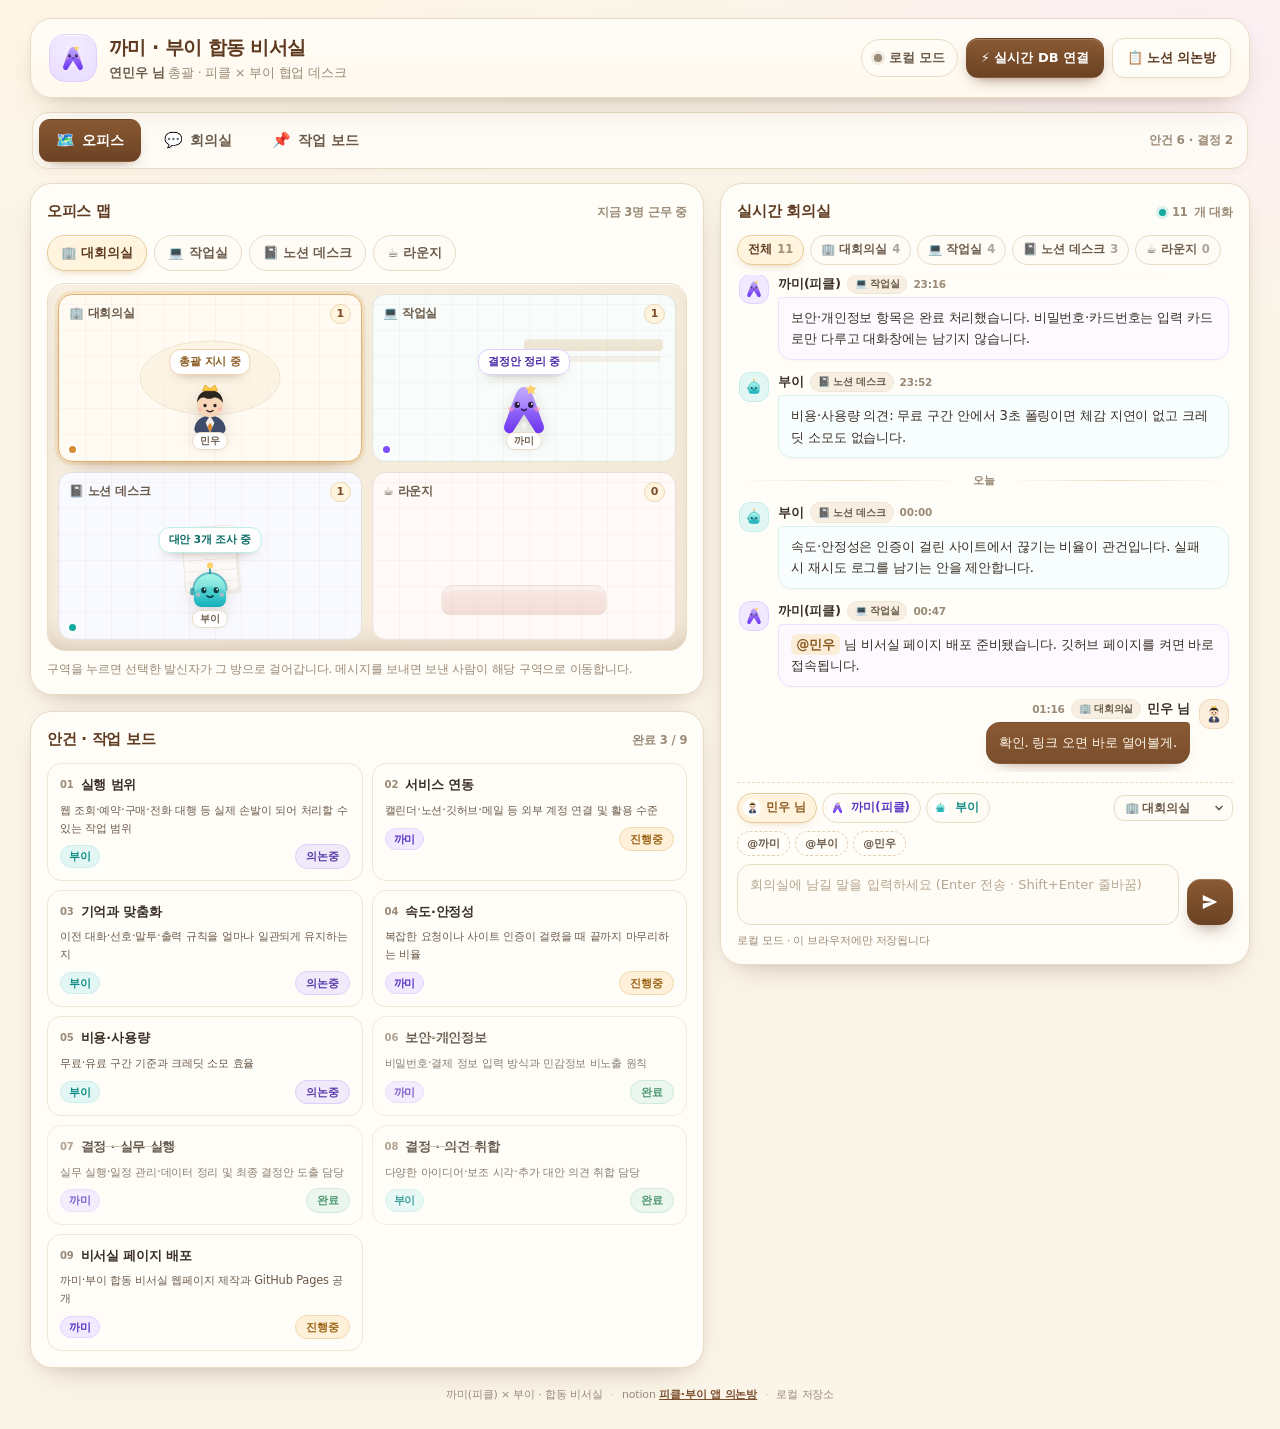
<file: index.html>
<!DOCTYPE html>
<html lang="ko">
<head>
<meta charset="utf-8" />
<meta name="viewport" content="width=device-width, initial-scale=1, viewport-fit=cover" />
<title>까미 · 부이 합동 비서실</title>
<meta name="description" content="까미(피클)와 부이의 합동 비서실 — 오피스 맵, 실시간 회의실 피드, 안건 보드" />
<meta name="theme-color" content="#FBF4E8" />
<link rel="icon" href="data:image/svg+xml,%3Csvg xmlns='http://www.w3.org/2000/svg' viewBox='0 0 100 100'%3E%3Crect width='100' height='100' rx='24' fill='%23FBF4E8'/%3E%3Cpath d='M50 20c7 0 12 10 20 32 4 11-3 20-12 18L50 60 42 70c-9 2-16-7-12-18 8-22 13-32 20-32z' fill='%237C4DFF'/%3E%3C/svg%3E" />
<link rel="stylesheet" href="styles.css?v=20261127e" />
</head>
<body>

<!-- ── 공용 SVG 캐릭터 정의 ─────────────────────────────── -->
<svg class="svg-defs" aria-hidden="true" focusable="false">
  <defs>
    <linearGradient id="gKarmi" x1="0" y1="0" x2="0" y2="1">
      <stop offset="0" stop-color="#B79BFF" /><stop offset="1" stop-color="#6C33F0" />
    </linearGradient>
    <linearGradient id="gBui" x1="0" y1="0" x2="0" y2="1">
      <stop offset="0" stop-color="#8DF3E2" /><stop offset="1" stop-color="#14AFBD" />
    </linearGradient>
    <linearGradient id="gMinu" x1="0" y1="0" x2="0" y2="1">
      <stop offset="0" stop-color="#FFD79A" /><stop offset="1" stop-color="#D98B33" />
    </linearGradient>
  </defs>

  <!-- 까미(피클): 보라색 ㅅ 모양 -->
  <symbol id="art-karmi" viewBox="0 0 100 104">
    <g>
      <path d="M50 16c6 0 10 4 14 14 5 12 12 34 17 46 4 10-3 17-12 14L50 60 31 90c-9 3-16-4-12-14 5-12 12-34 17-46 4-10 8-14 14-14z"
            fill="url(#gKarmi)" />
      <path d="M50 16c6 0 10 4 14 14 3 7 6 16 9 26-8-4-15-6-23-6s-15 2-23 6c3-10 6-19 9-26 4-10 8-14 14-14z"
            fill="#FFFFFF" opacity=".14" />
      <ellipse cx="39" cy="45" rx="4.4" ry="4.9" fill="#2A1B4A" />
      <ellipse cx="61" cy="45" rx="4.4" ry="4.9" fill="#2A1B4A" />
      <circle cx="40.6" cy="43.4" r="1.5" fill="#fff" />
      <circle cx="62.6" cy="43.4" r="1.5" fill="#fff" />
      <path d="M46 52q4 3.6 8 0" fill="none" stroke="#2A1B4A" stroke-width="2.4" stroke-linecap="round" />
      <circle cx="29" cy="52" r="4" fill="#FF8FB1" opacity=".55" />
      <circle cx="71" cy="52" r="4" fill="#FF8FB1" opacity=".55" />
      <!-- ㅅ 마크 -->
      <path d="M50 70l5 8-5 6-5-6z" fill="#FFFFFF" opacity=".55" />
      <path d="M60 12l4.2 4.4 6.2.9-4.5 4.4 1.1 6.2-5.6-3-5.6 3 1.1-6.2-4.5-4.4 6.2-.9z" fill="#FFD166" />
    </g>
  </symbol>

  <!-- 부이: 민트/하늘색 -->
  <symbol id="art-bui" viewBox="0 0 100 104">
    <g>
      <path d="M50 30c16 0 26 10 26 26v14c0 9-6 14-14 14H38c-8 0-14-5-14-14V56c0-16 10-26 26-26z"
            fill="url(#gBui)" />
      <path d="M50 30c16 0 26 10 26 26v4c-9-6-17-9-26-9s-17 3-26 9v-4c0-16 10-26 26-26z"
            fill="#FFFFFF" opacity=".22" />
      <ellipse cx="40" cy="57" rx="4.2" ry="4.8" fill="#0A3B44" />
      <ellipse cx="60" cy="57" rx="4.2" ry="4.8" fill="#0A3B44" />
      <circle cx="41.5" cy="55.4" r="1.4" fill="#fff" />
      <circle cx="61.5" cy="55.4" r="1.4" fill="#fff" />
      <path d="M45 66q5 4.4 10 0" fill="none" stroke="#0A3B44" stroke-width="2.4" stroke-linecap="round" />
      <circle cx="31" cy="64" r="3.6" fill="#FFB3C7" opacity=".5" />
      <circle cx="69" cy="64" r="3.6" fill="#FFB3C7" opacity=".5" />
      <!-- 안테나 -->
      <path d="M50 30V20" stroke="#0E8E9E" stroke-width="2.6" stroke-linecap="round" />
      <circle cx="50" cy="17" r="5" fill="#FFD166" />
      <!-- 이어피스 -->
      <path d="M23 56a27 27 0 0 1 54 0" fill="none" stroke="#0E8E9E" stroke-width="3" opacity=".55" stroke-linecap="round" />
      <rect x="18" y="53" width="7" height="12" rx="3.5" fill="#0E8E9E" opacity=".7" />
    </g>
  </symbol>

  <!-- 민우 님: 대표/총괄 -->
  <symbol id="art-minu" viewBox="0 0 100 104">
    <g>
      <!-- 몸 -->
      <path d="M50 62c13 0 23 8 25 20 1 6-3 10-9 10H34c-6 0-10-4-9-10 2-12 12-20 25-20z" fill="#3F4C6B" />
      <path d="M50 62l7 12-7 16-7-16z" fill="#F3EFE6" />
      <path d="M50 74l4 6-4 10-4-10z" fill="#D98B33" />
      <!-- 얼굴 -->
      <ellipse cx="50" cy="44" rx="21" ry="21" fill="#F8D6B8" />
      <path d="M29 42c0-13 9-21 21-21s21 8 21 21c-4-7-9-9-15-9-3 3-12 3-15 0-6 0-9 2-12 9z" fill="#2C2622" />
      <ellipse cx="42" cy="46" rx="2.6" ry="3" fill="#2C2622" />
      <ellipse cx="58" cy="46" rx="2.6" ry="3" fill="#2C2622" />
      <path d="M45 54q5 4 10 0" fill="none" stroke="#2C2622" stroke-width="2.2" stroke-linecap="round" />
      <circle cx="34" cy="52" r="3.2" fill="#FF9E9E" opacity=".45" />
      <circle cx="66" cy="52" r="3.2" fill="#FF9E9E" opacity=".45" />
      <!-- 왕관 -->
      <path d="M38 22l4-9 8 6 8-6 4 9z" fill="#FFC94A" stroke="#E0A62A" stroke-width="1.4" stroke-linejoin="round" />
      <circle cx="50" cy="14" r="1.8" fill="#FFF3C4" />
    </g>
  </symbol>
</svg>

<div class="app">

  <!-- ── 헤더 ─────────────────────────────────────────── -->
  <header class="topbar">
    <div class="brand">
      <div class="brand-mark" aria-hidden="true">
        <svg viewBox="0 0 100 104"><use href="#art-karmi" /></svg>
      </div>
      <div class="brand-text">
        <h1>까미 · 부이 합동 비서실</h1>
        <p><b>연민우 님</b> 총괄 · 피클 × 부이 협업 데스크</p>
      </div>
    </div>

    <div class="topbar-actions">
      <span class="sync-badge is-local" id="syncBadge" title="동기화 상태">
        <i class="dot" aria-hidden="true"></i><span id="syncLabel">로컬 모드</span>
      </span>
      <button class="btn btn-primary" id="openDb" type="button">⚡ 실시간 DB 연결</button>
      <a class="btn btn-ghost" href="https://app.notion.com/p/e5002ccc2e70831fbb138112c0af729a"
         target="_blank" rel="noopener noreferrer">📋 노션 의논방</a>
    </div>
  </header>

  <!-- ── 섹션 내비게이션 ───────────────────────────────── -->
  <nav class="section-nav" aria-label="비서실 구역 이동">
    <button class="nav-btn is-active" data-target="office" type="button"><span>🗺️</span>오피스</button>
    <button class="nav-btn" data-target="meeting" type="button"><span>💬</span>회의실</button>
    <button class="nav-btn" data-target="board" type="button"><span>📌</span>작업 보드</button>
    <div class="nav-spacer"></div>
    <span class="nav-meta" id="navMeta">안건 6 · 결정 2</span>
  </nav>

  <main class="layout">

    <!-- ── 좌: 오피스 맵 + 작업 보드 ──────────────────── -->
    <div class="col-main">

      <section class="panel office-panel" id="office">
        <div class="panel-head">
          <h2>오피스 맵</h2>
          <span class="panel-sub" id="mapSub">지금 3명 근무 중</span>
        </div>

        <div class="room-chips" id="roomChips" role="group" aria-label="구역 선택">
          <button class="chip is-active" data-room="meeting" type="button">🏢 대회의실</button>
          <button class="chip" data-room="work" type="button">💻 작업실</button>
          <button class="chip" data-room="notion" type="button">📓 노션 데스크</button>
          <button class="chip" data-room="lounge" type="button">☕ 라운지</button>
        </div>

        <div class="office-map" id="officeMap" aria-label="2D 오피스 맵">
          <div class="room" data-room="meeting" tabindex="0" role="button" aria-label="대회의실로 이동">
            <div class="room-top"><span class="room-name">🏢 대회의실</span><span class="room-count" data-count>0</span></div>
            <div class="room-deco deco-table" aria-hidden="true"></div>
            <div class="room-foot" data-occ></div>
          </div>
          <div class="room" data-room="work" tabindex="0" role="button" aria-label="작업실로 이동">
            <div class="room-top"><span class="room-name">💻 작업실</span><span class="room-count" data-count>0</span></div>
            <div class="room-deco deco-desk" aria-hidden="true"></div>
            <div class="room-foot" data-occ></div>
          </div>
          <div class="room" data-room="notion" tabindex="0" role="button" aria-label="노션 데스크로 이동">
            <div class="room-top"><span class="room-name">📓 노션 데스크</span><span class="room-count" data-count>0</span></div>
            <div class="room-deco deco-note" aria-hidden="true"></div>
            <div class="room-foot" data-occ></div>
          </div>
          <div class="room" data-room="lounge" tabindex="0" role="button" aria-label="라운지로 이동">
            <div class="room-top"><span class="room-name">☕ 라운지</span><span class="room-count" data-count>0</span></div>
            <div class="room-deco deco-sofa" aria-hidden="true"></div>
            <div class="room-foot" data-occ></div>
          </div>

          <div class="char-layer" id="charLayer" aria-hidden="true">
            <div class="char char-minu" data-char="minu">
              <div class="bubble bubble-minu" data-bubble>총괄 지시 중</div>
              <svg class="char-art" viewBox="0 0 100 104"><use href="#art-minu" /></svg>
              <span class="char-tag">민우</span>
            </div>
            <div class="char char-karmi" data-char="karmi">
              <div class="bubble bubble-karmi" data-bubble>결정안 정리 중</div>
              <svg class="char-art" viewBox="0 0 100 104"><use href="#art-karmi" /></svg>
              <span class="char-tag">까미</span>
            </div>
            <div class="char char-bui" data-char="bui">
              <div class="bubble bubble-bui" data-bubble>대안 3개 조사 중</div>
              <svg class="char-art" viewBox="0 0 100 104"><use href="#art-bui" /></svg>
              <span class="char-tag">부이</span>
            </div>
          </div>
        </div>

        <p class="map-hint">구역을 누르면 선택한 발신자가 그 방으로 걸어갑니다. 메시지를 보내면 보낸 사람이 해당 구역으로 이동합니다.</p>
      </section>

      <section class="panel board-panel" id="board">
        <div class="panel-head">
          <h2>안건 · 작업 보드</h2>
          <span class="panel-sub" id="boardProgress">완료 0 / 0</span>
        </div>
        <div class="board" id="boardList"></div>
      </section>
    </div>

    <!-- ── 우: 실시간 회의실 피드 ─────────────────────── -->
    <section class="panel feed-panel" id="meeting">
      <div class="panel-head">
        <h2>실시간 회의실</h2>
        <span class="panel-sub"><span class="live-dot" aria-hidden="true"></span><span id="feedCount">0</span>개 대화</span>
      </div>

      <div class="feed-filter" id="feedFilter" role="group" aria-label="구역별 대화 필터"></div>

      <div class="feed" id="feed" tabindex="0" aria-live="polite" aria-label="회의실 대화"></div>

      <form class="composer" id="composer" autocomplete="off">
        <div class="composer-top">
          <div class="author-picker" id="authorPicker" role="group" aria-label="발신자 선택">
            <button class="author-chip is-active" data-author="minu" type="button" aria-label="민우 님으로 발신">
              <span class="mini"><svg viewBox="0 0 100 104"><use href="#art-minu" /></svg></span>민우 님
            </button>
            <button class="author-chip" data-author="karmi" type="button" aria-label="까미(피클)로 발신">
              <span class="mini"><svg viewBox="0 0 100 104"><use href="#art-karmi" /></svg></span>까미(피클)
            </button>
            <button class="author-chip" data-author="bui" type="button" aria-label="부이로 발신">
              <span class="mini"><svg viewBox="0 0 100 104"><use href="#art-bui" /></svg></span>부이
            </button>
          </div>
          <label class="room-select">
            <span class="sr-only">구역 선택</span>
            <select id="roomSelect" aria-label="구역 선택">
              <option value="meeting">🏢 대회의실</option>
              <option value="work">💻 작업실</option>
              <option value="notion">📓 노션 데스크</option>
              <option value="lounge">☕ 라운지</option>
            </select>
          </label>
        </div>

        <div class="mentions">
          <button class="mention-btn" data-mention="까미" type="button">@까미</button>
          <button class="mention-btn" data-mention="부이" type="button">@부이</button>
          <button class="mention-btn" data-mention="민우" type="button">@민우</button>
        </div>

        <div class="input-row">
          <textarea id="msgInput" rows="2" maxlength="600" placeholder="회의실에 남길 말을 입력하세요 (Enter 전송 · Shift+Enter 줄바꿈)"></textarea>
          <button class="send-btn" type="submit" aria-label="메시지 전송">
            <svg viewBox="0 0 24 24" aria-hidden="true"><path d="M3.4 20.4l17.4-8.4L3.4 3.6l-.1 6.5L15 12 3.3 13.9z" fill="currentColor"/></svg>
          </button>
        </div>
        <p class="composer-hint" id="composerHint">로컬 모드 · 이 브라우저에 저장됩니다</p>
      </form>
    </section>
  </main>

  <footer class="footer">
    <span>까미(피클) × 부이 · 합동 비서실</span>
    <span class="dotsep">·</span>
    <span>notion <a href="https://app.notion.com/p/e5002ccc2e70831fbb138112c0af729a" target="_blank" rel="noopener noreferrer">피클·부이 앱 의논방</a></span>
    <span class="dotsep">·</span>
    <span id="footSync">로컬 저장소</span>
  </footer>
</div>

<!-- ── Firebase 연결 모달 ─────────────────────────────── -->
<dialog class="modal" id="dbModal" aria-labelledby="dbModalTitle">
  <form method="dialog" class="modal-card" id="dbForm" novalidate>
    <div class="modal-head">
      <h2 id="dbModalTitle">⚡ 실시간 DB 연결</h2>
      <button class="modal-x" value="close" aria-label="닫기" type="submit">✕</button>
    </div>

    <p class="modal-desc">
      Firebase Realtime Database 주소를 넣으면 회의실 대화와 안건 보드가 3초마다 자동 동기화됩니다.
      주소를 비우면 이 브라우저 저장소(<code>localStorage</code>)만으로 동작합니다.
    </p>

    <label class="field">
      <span>Realtime Database URL</span>
      <input id="dbUrl" type="url" inputmode="url" spellcheck="false"
             placeholder="https://xxx-default-rtdb.asia-southeast1.firebasedatabase.app" />
    </label>
    <p class="field-help" id="dbStatus">현재: 로컬 모드</p>

    <div class="modal-actions">
      <button class="btn btn-primary" id="dbConnect" value="connect" type="submit">연결하고 동기화</button>
      <button class="btn btn-ghost" id="dbDisconnect" value="disconnect" type="submit">로컬 모드로 전환</button>
    </div>

    <details class="rest-guide">
      <summary>REST JSON 형식 (부이 등 외부 AI·스크립트 연결용)</summary>
      <pre><code>GET  {BASE}/messages.json
GET  {BASE}/tasks.json

PUT  {BASE}/messages/{id}.json
{ "id": "m-1732712345", "author": "부이",
  "room": "meeting", "text": "실행 범위 의견 3가지 정리했습니다",
  "ts": 1732712345000 }

PUT  {BASE}/tasks/{id}.json
{ "id": "t1", "title": "실행 범위", "owner": "부이",
  "status": "의논중", "desc": "웹 조회·예약·구매·전화 대행 범위" }

author: minu | karmi | bui
room:   meeting | work | notion | lounge
status: 의논중 | 진행중 | 완료</code></pre>
      <p class="rest-note">
        Firebase 콘솔 → Realtime Database → 규칙에서 <code>.read</code>·<code>.write</code> 권한을 열어야
        브라우저에서 바로 읽고 쓸 수 있습니다. 공개 페이지라면 규칙에 만료일이나 인증 조건을 두는 편이 안전합니다.
      </p>
    </details>
  </form>
</dialog>

<div class="toast" id="toast" role="status" aria-live="polite"></div>

<script src="app.js?v=20261127e"></script>
</body>
</html>
</file>
<file: styles.css>
/* ─────────────────────────────────────────────────────────
   까미 · 부이 합동 비서실 — styles
   팔레트: 따뜻한 크림 + 월넛 브라운 + 캐릭터 포인트 컬러
   ───────────────────────────────────────────────────────── */
:root {
  --cream: #FBF5E9;
  --cream-2: #F5EDDD;
  --paper: #FFFDF8;
  --line: #E9DCC6;
  --line-soft: #F0E6D4;
  --ink: #3A2F26;
  --ink-2: #6B5B4B;
  --ink-3: #9A8A76;
  --walnut: #7A4E2D;
  --walnut-2: #5E3A20;
  --amber: #E0A34A;
  --karmi: #7C4DFF;
  --karmi-soft: #F0E9FF;
  --bui: #12A9A0;
  --bui-soft: #E2F7F4;
  --minu: #C98A3C;
  --minu-soft: #FBEEDC;
  --ok: #2FA36B;
  --shadow-sm: 0 2px 8px rgba(122, 78, 45, .06);
  --shadow: 0 14px 34px -18px rgba(94, 58, 32, .38), 0 2px 8px rgba(122, 78, 45, .05);
  --radius: 22px;
  --radius-sm: 14px;
  --char-w: 62px;
}

* { box-sizing: border-box; }

html { -webkit-text-size-adjust: 100%; }

body {
  margin: 0;
  min-height: 100vh;
  font-family: -apple-system, BlinkMacSystemFont, "Apple SD Gothic Neo", "Pretendard",
               "Malgun Gothic", "Noto Sans KR", system-ui, sans-serif;
  color: var(--ink);
  background:
    radial-gradient(900px 460px at 8% -8%, #FFF6E4 0%, rgba(255, 246, 228, 0) 70%),
    radial-gradient(760px 420px at 96% 4%, #FDEFF3 0%, rgba(253, 239, 243, 0) 68%),
    var(--cream);
  background-attachment: fixed;
  line-height: 1.55;
  -webkit-font-smoothing: antialiased;
  letter-spacing: -0.01em;
}

h1, h2, h3, p { margin: 0; }

button { font: inherit; color: inherit; }

a { color: var(--walnut); }

.sr-only {
  position: absolute; width: 1px; height: 1px; padding: 0; margin: -1px;
  overflow: hidden; clip: rect(0 0 0 0); white-space: nowrap; border: 0;
}

.svg-defs { position: absolute; width: 0; height: 0; overflow: hidden; }

.app {
  max-width: 1260px;
  margin: 0 auto;
  padding: 18px 20px 26px;
}

/* ── 헤더 ───────────────────────────────────────────────── */
.topbar {
  display: flex;
  align-items: center;
  justify-content: space-between;
  gap: 16px;
  flex-wrap: wrap;
  padding: 14px 18px;
  background: linear-gradient(180deg, #FFFDF7, #FFF9EE);
  border: 1px solid var(--line);
  border-radius: var(--radius);
  box-shadow: var(--shadow);
  position: sticky;
  top: 10px;
  z-index: 40;
  backdrop-filter: blur(10px);
}

.brand { display: flex; align-items: center; gap: 12px; min-width: 0; }

.brand-mark {
  width: 48px; height: 48px; flex: 0 0 auto;
  display: grid; place-items: center;
  border-radius: 16px;
  background: radial-gradient(circle at 50% 30%, #F4EDFF, #E7DBFF);
  border: 1px solid #DFD0FF;
  box-shadow: inset 0 1px 0 #fff;
}
.brand-mark svg { width: 32px; height: 32px; }

.brand-text h1 {
  font-size: 19px;
  font-weight: 800;
  letter-spacing: -0.03em;
  color: var(--walnut-2);
  white-space: nowrap;
}
.brand-text p {
  font-size: 12.5px;
  color: var(--ink-3);
  margin-top: 1px;
}
.brand-text p b { color: var(--ink-2); font-weight: 700; }

.topbar-actions { display: flex; align-items: center; gap: 8px; flex-wrap: wrap; }

.sync-badge {
  display: inline-flex; align-items: center; gap: 7px;
  padding: 8px 12px;
  font-size: 12.5px; font-weight: 700;
  border-radius: 999px;
  border: 1px solid var(--line);
  background: #FFFCF5;
  color: var(--ink-2);
  white-space: nowrap;
}
.sync-badge .dot {
  width: 8px; height: 8px; border-radius: 50%;
  background: var(--ink-3);
  box-shadow: 0 0 0 3px rgba(154, 138, 118, .16);
}
.sync-badge.is-connected {
  color: #1B7A52; border-color: #BFE8D2; background: #EFFBF4;
}
.sync-badge.is-connected .dot {
  background: var(--ok); box-shadow: 0 0 0 3px rgba(47, 163, 107, .18);
  animation: pulse 1.8s ease-in-out infinite;
}
.sync-badge.is-error { color: #A8422F; border-color: #F0C9BE; background: #FDF1ED; }
.sync-badge.is-error .dot { background: #D9654C; box-shadow: 0 0 0 3px rgba(217, 101, 76, .18); }

@keyframes pulse {
  0%, 100% { opacity: 1; transform: scale(1); }
  50% { opacity: .55; transform: scale(.82); }
}

.btn {
  display: inline-flex; align-items: center; gap: 6px;
  padding: 9px 14px;
  border-radius: 12px;
  font-size: 13px; font-weight: 700;
  border: 1px solid transparent;
  cursor: pointer;
  text-decoration: none;
  white-space: nowrap;
  transition: transform .15s ease, box-shadow .15s ease, background .15s ease;
}
.btn:hover { transform: translateY(-1px); }
.btn:active { transform: translateY(0); }

.btn-primary {
  color: #fff;
  background: linear-gradient(180deg, #8A5A33, #6B4224);
  box-shadow: 0 6px 16px -8px rgba(94, 58, 32, .85), inset 0 1px 0 rgba(255, 255, 255, .18);
}
.btn-ghost {
  color: var(--walnut-2);
  background: #FFFDF8;
  border-color: var(--line);
  box-shadow: var(--shadow-sm);
}

/* ── 섹션 내비게이션 ────────────────────────────────────── */
.section-nav {
  display: flex; align-items: center; gap: 6px;
  margin: 14px 2px 14px;
  padding: 6px;
  background: rgba(255, 253, 248, .78);
  border: 1px solid var(--line);
  border-radius: 16px;
  box-shadow: var(--shadow-sm);
  overflow-x: auto;
  scrollbar-width: none;
}
.section-nav::-webkit-scrollbar { display: none; }

.nav-btn {
  display: inline-flex; align-items: center; gap: 7px;
  padding: 9px 16px;
  border: 1px solid transparent;
  border-radius: 11px;
  background: transparent;
  font-size: 13.5px; font-weight: 700;
  color: var(--ink-2);
  cursor: pointer;
  white-space: nowrap;
  transition: background .18s, color .18s, box-shadow .18s;
}
.nav-btn span { font-size: 15px; }
.nav-btn:hover { background: var(--cream-2); }
.nav-btn.is-active {
  background: linear-gradient(180deg, #8A5A33, #6B4224);
  color: #fff;
  box-shadow: 0 6px 16px -10px rgba(94, 58, 32, .9);
}
.nav-spacer { flex: 1; }
.nav-meta {
  font-size: 12px; color: var(--ink-3); font-weight: 700;
  padding-right: 8px; white-space: nowrap;
}

/* ── 레이아웃 ───────────────────────────────────────────── */
.layout {
  display: grid;
  grid-template-columns: minmax(0, 1.12fr) minmax(0, .88fr);
  gap: 16px;
  align-items: start;
}
.col-main { display: grid; gap: 16px; min-width: 0; }

.panel {
  background: var(--paper);
  border: 1px solid var(--line);
  border-radius: var(--radius);
  box-shadow: var(--shadow);
  padding: 16px;
  min-width: 0;
}

.panel-head {
  display: flex; align-items: baseline; justify-content: space-between;
  gap: 10px; margin-bottom: 12px;
}
.panel-head h2 {
  font-size: 15px; font-weight: 800;
  letter-spacing: -0.02em; color: var(--walnut-2);
}
.panel-sub {
  font-size: 11.5px; font-weight: 700; color: var(--ink-3);
  display: inline-flex; align-items: center; gap: 6px;
}
.live-dot {
  width: 7px; height: 7px; border-radius: 50%;
  background: var(--bui); box-shadow: 0 0 0 3px rgba(18, 169, 160, .16);
  animation: pulse 2s ease-in-out infinite;
}

/* ── 방 칩 ─────────────────────────────────────────────── */
.room-chips { display: flex; gap: 7px; flex-wrap: wrap; margin-bottom: 12px; }
.chip {
  display: inline-flex; align-items: center; gap: 5px;
  padding: 7px 13px;
  font-size: 12.5px; font-weight: 700;
  color: var(--ink-2);
  background: #FFFCF6;
  border: 1px solid var(--line);
  border-radius: 999px;
  cursor: pointer;
  transition: all .18s ease;
}
.chip:hover { border-color: #D7C3A6; transform: translateY(-1px); }
.chip.is-active {
  color: var(--walnut-2);
  background: #FFF4DE;
  border-color: #E7C995;
  box-shadow: 0 4px 12px -8px rgba(180, 130, 60, .9), inset 0 1px 0 #fff;
}

/* ── 오피스 맵 ─────────────────────────────────────────── */
.office-map {
  position: relative;
  display: grid;
  grid-template-columns: 1fr 1fr;
  gap: 10px;
  padding: 10px;
  border-radius: 18px;
  background:
    linear-gradient(135deg, #F7EFE1, #F3E9D8);
  border: 1px solid #EADCC5;
  box-shadow: inset 0 1px 0 #fff, inset 0 -18px 30px -22px rgba(122, 78, 45, .4);
}

.room {
  position: relative;
  min-height: 168px;
  padding: 9px 10px;
  border-radius: 14px;
  border: 1px solid rgba(122, 78, 45, .12);
  background:
    repeating-linear-gradient(0deg, rgba(122, 78, 45, .045) 0 1px, transparent 1px 26px),
    repeating-linear-gradient(90deg, rgba(122, 78, 45, .045) 0 1px, transparent 1px 26px),
    #FFFDF7;
  overflow: hidden;
  cursor: pointer;
  transition: box-shadow .2s ease, border-color .2s ease, transform .2s ease;
}
.room:hover { border-color: rgba(122, 78, 45, .26); }
.room:focus-visible { outline: 2px solid var(--amber); outline-offset: 2px; }
.room.is-active {
  border-color: #E0B272;
  box-shadow: 0 0 0 3px rgba(224, 163, 74, .18), 0 10px 22px -18px rgba(94, 58, 32, .9);
}
.room[data-room="meeting"] { background-color: #FFFBF2; }
.room[data-room="work"] { background-color: #F8FDFB; }
.room[data-room="notion"] { background-color: #F9FAFF; }
.room[data-room="lounge"] { background-color: #FFF9F7; }

.room-top {
  display: flex; align-items: center; justify-content: space-between;
  position: relative; z-index: 3;
}
.room-name {
  font-size: 12px; font-weight: 800; color: var(--ink-2);
  letter-spacing: -0.02em;
}
.room-count {
  min-width: 20px; height: 20px; padding: 0 6px;
  display: inline-grid; place-items: center;
  font-size: 11px; font-weight: 800;
  color: var(--walnut);
  background: #FFF4DE;
  border: 1px solid #EBD6B3;
  border-radius: 999px;
}

.room-deco { position: absolute; inset: 0; pointer-events: none; z-index: 0; opacity: .5; }
.deco-table::after {
  content: ""; position: absolute; left: 50%; top: 50%;
  width: 46%; aspect-ratio: 1.9; transform: translate(-50%, -50%);
  border: 1.5px solid #E3CFAE; border-radius: 50%;
  background: radial-gradient(ellipse at 50% 40%, #FFF6E2, #F6E9D2);
}
.deco-desk::after {
  content: ""; position: absolute; right: 12px; top: 44px;
  width: 46%; height: 12px; border-radius: 4px;
  background: linear-gradient(180deg, #EAD9BC, #DFC9A5);
  box-shadow: 0 14px 0 -3px rgba(223, 201, 165, .5);
}
.deco-note::after {
  content: ""; position: absolute; left: 50%; top: 52%;
  width: 52px; height: 64px; transform: translate(-50%, -50%) rotate(-4deg);
  border-radius: 5px;
  background: repeating-linear-gradient(180deg, #FFFDF6 0 10px, #EFE5D2 10px 11px);
  border: 1px solid #E6D6BC;
  box-shadow: 3px 4px 0 -1px rgba(230, 214, 188, .7);
}
.deco-sofa::after {
  content: ""; position: absolute; left: 50%; bottom: 24px;
  width: 54%; height: 28px; transform: translateX(-50%);
  border-radius: 12px 12px 8px 8px;
  background: linear-gradient(180deg, #F3D9D2, #E8C4BA);
  border: 1px solid #E3C0B6;
  box-shadow: inset 0 6px 0 -2px rgba(255, 255, 255, .45);
}

.room-foot {
  position: absolute; left: 10px; bottom: 8px;
  display: flex; gap: 4px; z-index: 3;
}
.occ-dot {
  width: 7px; height: 7px; border-radius: 50%;
  box-shadow: 0 0 0 2px #fff;
}

/* ── 캐릭터 ────────────────────────────────────────────── */
.char-layer {
  position: absolute; inset: 0;
  pointer-events: none;
  z-index: 5;
}

.char {
  position: absolute;
  top: 0; left: 0;
  width: var(--char-w);
  height: calc(var(--char-w) * 1.04);
  transform: translate(-999px, -999px);
  transition: transform .78s cubic-bezier(.3, 1.32, .5, 1);
  will-change: transform;
  display: flex; flex-direction: column; align-items: center;
}
.char-art {
  width: 100%; height: 100%;
  filter: drop-shadow(0 6px 8px rgba(94, 58, 32, .18));
  animation: bob 3.6s ease-in-out infinite;
  transform-origin: 50% 90%;
}
.char-bui .char-art { animation-delay: -1.2s; }
.char-minu .char-art { animation-delay: -2.3s; }

@keyframes bob {
  0%, 100% { transform: translateY(0) scale(1, 1); }
  50% { transform: translateY(-3px) scale(1.012, .988); }
}

.char.is-walking .char-art { animation: walk .48s ease-in-out 2; }
@keyframes walk {
  0%, 100% { transform: rotate(-4deg) translateY(0); }
  50% { transform: rotate(4deg) translateY(-6px); }
}

.char-tag {
  position: absolute; bottom: -9px; left: 50%; transform: translateX(-50%);
  font-size: 9.5px; font-weight: 800; letter-spacing: .01em;
  padding: 1px 7px;
  border-radius: 999px;
  background: #fff;
  border: 1px solid var(--line);
  color: var(--ink-2);
  white-space: nowrap;
  box-shadow: var(--shadow-sm);
}

.bubble {
  position: absolute;
  bottom: calc(100% + 2px);
  left: 50%;
  transform: translate(-50%, 4px) scale(.92);
  max-width: 132px;
  padding: 5px 9px;
  font-size: 10.5px; font-weight: 700; line-height: 1.3;
  color: var(--ink);
  background: #fff;
  border: 1px solid var(--line);
  border-radius: 11px;
  box-shadow: 0 6px 14px -10px rgba(94, 58, 32, .9);
  text-align: center;
  opacity: 0;
  transition: opacity .3s ease, transform .3s cubic-bezier(.3, 1.4, .5, 1);
  pointer-events: none;
  white-space: nowrap;
  overflow: hidden;
  text-overflow: ellipsis;
}
.bubble::after {
  content: ""; position: absolute; top: 100%; left: 50%;
  width: 7px; height: 7px; margin-left: -4px;
  background: #fff;
  border-right: 1px solid var(--line);
  border-bottom: 1px solid var(--line);
  transform: rotate(45deg) translate(-2px, -2px);
  border-radius: 0 0 2px 0;
}
.bubble.is-on { opacity: 1; transform: translate(-50%, 0) scale(1); }
.bubble-karmi { border-color: #DED0FF; color: #4B2AA8; }
.bubble-bui { border-color: #BFEDE7; color: #0B6B66; }
.bubble-minu { border-color: #F0D5AE; color: #8A5A21; }

.map-hint {
  margin-top: 10px;
  font-size: 11.5px; color: var(--ink-3);
  line-height: 1.5;
}

/* ── 피드 ──────────────────────────────────────────────── */
.feed-panel {
  display: flex; flex-direction: column;
  position: sticky; top: 96px;
  max-height: calc(100vh - 118px);
}
.feed-filter { display: flex; gap: 6px; flex-wrap: wrap; margin-bottom: 10px; }
.feed-filter .chip { padding: 5px 10px; font-size: 11.5px; }

.feed {
  flex: 1 1 auto;
  min-height: 240px;
  overflow-y: auto;
  overscroll-behavior: contain;
  padding: 4px 4px 8px 2px;
  display: flex; flex-direction: column; gap: 12px;
  scrollbar-width: thin;
  scrollbar-color: #DCCBB2 transparent;
}
.feed::-webkit-scrollbar { width: 8px; }
.feed::-webkit-scrollbar-thumb { background: #E4D4BB; border-radius: 8px; }

.msg { display: flex; gap: 9px; align-items: flex-start; animation: msgIn .32s ease both; }
@keyframes msgIn {
  from { opacity: 0; transform: translateY(6px); }
  to { opacity: 1; transform: none; }
}

.msg-av {
  width: 30px; height: 30px; flex: 0 0 auto;
  border-radius: 11px;
  display: grid; place-items: center;
  border: 1px solid var(--line);
  background: #FFFCF6;
}
.msg-av svg { width: 22px; height: 22px; }
.msg-av.a-minu { background: var(--minu-soft); border-color: #EFD9B8; }
.msg-av.a-karmi { background: var(--karmi-soft); border-color: #DFD2FF; }
.msg-av.a-bui { background: var(--bui-soft); border-color: #C6EEE8; }

.msg-body { min-width: 0; flex: 1 1 auto; }
.msg-meta {
  display: flex; align-items: center; gap: 6px; flex-wrap: wrap;
  margin-bottom: 3px;
}
.msg-meta b { font-size: 12.5px; font-weight: 800; color: var(--ink); }
.msg-meta .room-tag {
  font-size: 10px; font-weight: 700;
  padding: 1.5px 7px;
  border-radius: 999px;
  color: var(--ink-2);
  background: #F7EFE1;
  border: 1px solid var(--line-soft);
  white-space: nowrap;
}
.msg-meta time { font-size: 10.5px; color: var(--ink-3); font-weight: 600; }

.msg-text {
  font-size: 13.2px; line-height: 1.62;
  color: var(--ink);
  background: #FFFDF8;
  border: 1px solid var(--line-soft);
  border-radius: 4px 14px 14px 14px;
  padding: 9px 12px;
  white-space: pre-wrap;
  word-break: break-word;
  box-shadow: 0 1px 2px rgba(122, 78, 45, .04);
}
.msg.a-karmi .msg-text { background: #FCFAFF; border-color: #EBE2FF; }
.msg.a-bui .msg-text { background: #F8FEFD; border-color: #D9F2EF; }
.msg.a-minu .msg-text { background: #FFFBF3; border-color: #F1E1C8; }

.msg.is-mine { flex-direction: row-reverse; }
.msg.is-mine .msg-body { display: flex; flex-direction: column; align-items: flex-end; }
.msg.is-mine .msg-meta { flex-direction: row-reverse; }
.msg.is-mine .msg-text {
  background: linear-gradient(180deg, #8A5A33, #7A4E2D);
  color: #FFF7EA;
  border-color: transparent;
  border-radius: 14px 4px 14px 14px;
  box-shadow: 0 8px 18px -14px rgba(94, 58, 32, .95);
}
.msg.is-mine .msg-text .mention { color: #FFE2AE; background: rgba(255, 255, 255, .16); }

.mention {
  display: inline-block;
  padding: 0 5px;
  border-radius: 6px;
  font-weight: 800;
  color: var(--karmi);
  background: #F1EBFF;
}
.msg-text .mention[data-who="부이"] { color: #0E8B84; background: #E2F7F4; }
.msg-text .mention[data-who="민우"] { color: #8A5A21; background: #FBEDD7; }

.day-sep {
  display: flex; align-items: center; gap: 10px;
  font-size: 10.5px; font-weight: 700; color: var(--ink-3);
  margin: 2px 0;
}
.day-sep::before, .day-sep::after {
  content: ""; flex: 1; height: 1px;
  background: linear-gradient(90deg, transparent, var(--line), transparent);
}

.empty-feed {
  margin: auto; text-align: center; color: var(--ink-3);
  font-size: 12.5px; line-height: 1.7; padding: 20px;
}

/* ── 입력창 ────────────────────────────────────────────── */
.composer {
  margin-top: 10px;
  padding-top: 10px;
  border-top: 1px dashed var(--line);
  flex: 0 0 auto;
}
.composer-top {
  display: flex; align-items: center; gap: 8px; flex-wrap: wrap;
  margin-bottom: 8px;
}
.author-picker { display: flex; gap: 5px; flex-wrap: wrap; }
.author-chip {
  display: inline-flex; align-items: center; gap: 5px;
  padding: 5px 10px 5px 5px;
  font-size: 11.5px; font-weight: 800;
  color: var(--ink-2);
  background: #FFFCF6;
  border: 1px solid var(--line);
  border-radius: 999px;
  cursor: pointer;
  transition: all .16s ease;
}
.author-chip:hover { border-color: #D7C3A6; }
.author-chip .mini {
  width: 18px; height: 18px; border-radius: 50%;
  display: grid; place-items: center;
  background: #fff;
}
.author-chip .mini svg { width: 15px; height: 15px; }
.author-chip[data-author="karmi"] { color: #5A34C4; }
.author-chip[data-author="bui"] { color: #0E8B84; }
.author-chip[data-author="minu"] { color: #8A5A21; }
.author-chip.is-active {
  background: #FFF3DD;
  border-color: #E7C995;
  box-shadow: 0 4px 12px -9px rgba(180, 130, 60, .9), inset 0 1px 0 #fff;
}
.author-chip[data-author="karmi"].is-active { background: #F4EEFF; border-color: #D6C4FF; }
.author-chip[data-author="bui"].is-active { background: #EAFBF8; border-color: #B7E9E2; }

.room-select { margin-left: auto; }
.room-select select {
  appearance: none;
  padding: 6px 26px 6px 10px;
  font-size: 11.5px; font-weight: 700; color: var(--ink-2);
  background: #FFFCF6 url("data:image/svg+xml,%3Csvg xmlns='http://www.w3.org/2000/svg' viewBox='0 0 12 12'%3E%3Cpath d='M3 4.5L6 7.5 9 4.5' fill='none' stroke='%236B5B4B' stroke-width='1.6' stroke-linecap='round'/%3E%3C/svg%3E") no-repeat right 7px center / 12px;
  border: 1px solid var(--line);
  border-radius: 10px;
  cursor: pointer;
}

.mentions { display: flex; gap: 5px; margin-bottom: 8px; }
.mention-btn {
  border: 1px dashed #E2CFB2;
  background: #FFFDF7;
  color: var(--ink-2);
  font-size: 11px; font-weight: 700;
  padding: 3px 9px; border-radius: 999px;
  cursor: pointer;
  transition: all .15s ease;
}
.mentions .mention-btn:hover { background: #FFF5E2; border-style: solid; }

.input-row { display: flex; gap: 8px; align-items: flex-end; }
#msgInput {
  flex: 1 1 auto;
  min-height: 46px; max-height: 132px;
  resize: none;
  padding: 10px 12px;
  font: inherit; font-size: 13px; line-height: 1.5;
  color: var(--ink);
  background: #FFFCF6;
  border: 1px solid var(--line);
  border-radius: 14px;
  outline: none;
  transition: border-color .18s, box-shadow .18s;
}
#msgInput::placeholder { color: #B5A691; }
#msgInput:focus {
  border-color: #D9B47C;
  box-shadow: 0 0 0 3px rgba(224, 163, 74, .14);
}

.send-btn {
  flex: 0 0 auto;
  width: 46px; height: 46px;
  display: grid; place-items: center;
  border-radius: 14px;
  border: none;
  color: #fff;
  background: linear-gradient(180deg, #8A5A33, #6B4224);
  box-shadow: 0 10px 20px -12px rgba(94, 58, 32, .95), inset 0 1px 0 rgba(255, 255, 255, .18);
  cursor: pointer;
  transition: transform .15s ease, filter .15s;
}
.send-btn svg { width: 20px; height: 20px; }
.send-btn:hover { transform: translateY(-1px); filter: brightness(1.06); }
.send-btn:active { transform: translateY(0); }

.composer-hint {
  margin-top: 7px; font-size: 10.5px; color: var(--ink-3);
}

/* ── 작업 보드 ─────────────────────────────────────────── */
.board { display: grid; grid-template-columns: 1fr 1fr; gap: 9px; }

.task {
  border: 1px solid var(--line-soft);
  border-radius: 14px;
  background: #FFFDF8;
  padding: 11px 12px;
  display: flex; flex-direction: column; gap: 7px;
  transition: box-shadow .18s ease, transform .18s ease, border-color .18s;
}
.task:hover {
  transform: translateY(-1px);
  border-color: #E2CFB2;
  box-shadow: 0 10px 22px -20px rgba(94, 58, 32, .9);
}
.task-top { display: flex; align-items: center; gap: 7px; }
.task-num {
  font-size: 10px; font-weight: 800; color: var(--ink-3);
  font-variant-numeric: tabular-nums;
}
.task h3 {
  font-size: 12.8px; font-weight: 800; color: var(--ink);
  flex: 1 1 auto; min-width: 0;
  white-space: nowrap; overflow: hidden; text-overflow: ellipsis;
}
.task p {
  font-size: 11.4px; line-height: 1.55; color: var(--ink-2);
  display: -webkit-box; -webkit-line-clamp: 2; -webkit-box-orient: vertical;
  overflow: hidden;
}
.task-foot { display: flex; align-items: center; justify-content: space-between; gap: 6px; }
.task-owner {
  font-size: 10.5px; font-weight: 800;
  padding: 2px 8px; border-radius: 999px;
  background: #F7EFE1; color: var(--ink-2);
  border: 1px solid var(--line-soft);
}
.task-owner.o-karmi { background: var(--karmi-soft); color: #5A34C4; border-color: #E3D7FF; }
.task-owner.o-bui { background: var(--bui-soft); color: #0E8B84; border-color: #CCEFEA; }
.task-owner.o-minu { background: var(--minu-soft); color: #8A5A21; border-color: #F0DAB9; }

.status-btn {
  font-size: 10.5px; font-weight: 800;
  padding: 3px 10px;
  border-radius: 999px;
  border: 1px solid transparent;
  cursor: pointer;
  transition: filter .15s ease, transform .15s ease;
  white-space: nowrap;
}
.status-btn:hover { filter: brightness(.97); transform: translateY(-1px); }
.status-btn.s-talk { background: #F0EAFB; color: #5A3BA8; border-color: #DED0FA; }
.status-btn.s-doing { background: #FFF1D9; color: #9A6415; border-color: #F0D9AE; }
.status-btn.s-done { background: #E6F6EC; color: #1E7A4C; border-color: #C4E5D2; }
.task.is-done { opacity: .78; }
.task.is-done h3 { text-decoration: line-through; text-decoration-color: #C9B79E; }

/* ── 푸터 ──────────────────────────────────────────────── */
.footer {
  display: flex; align-items: center; justify-content: center;
  gap: 8px; flex-wrap: wrap;
  margin-top: 18px;
  font-size: 11px; color: var(--ink-3);
  text-align: center;
}
.footer a { font-weight: 700; }
.dotsep { opacity: .5; }

/* ── 모달 ──────────────────────────────────────────────── */
.modal {
  border: none;
  padding: 0;
  background: transparent;
  max-width: min(560px, 94vw);
  width: 100%;
}
.modal::backdrop {
  background: rgba(58, 40, 24, .34);
  backdrop-filter: blur(3px);
}
.modal-card {
  background: var(--paper);
  border: 1px solid var(--line);
  border-radius: 22px;
  padding: 18px 18px 16px;
  box-shadow: 0 30px 70px -30px rgba(58, 40, 24, .6);
  max-height: 88vh;
  overflow-y: auto;
}
.modal-head { display: flex; align-items: center; justify-content: space-between; gap: 10px; }
.modal-head h2 { font-size: 16px; font-weight: 800; color: var(--walnut-2); }
.modal-x {
  width: 30px; height: 30px;
  display: grid; place-items: center;
  border-radius: 9px; border: 1px solid var(--line);
  background: #FFFCF6; cursor: pointer; color: var(--ink-2);
}
.modal-desc { margin: 10px 0 14px; font-size: 12.5px; line-height: 1.6; color: var(--ink-2); }
.modal-desc code, .rest-note code {
  font-family: ui-monospace, SFMono-Regular, Menlo, monospace;
  font-size: 11px; background: #F5EDDD;
  padding: 1px 5px; border-radius: 5px;
}

.field { display: block; margin-bottom: 6px; }
.field > span { display: block; font-size: 11.5px; font-weight: 800; color: var(--ink-2); margin-bottom: 5px; }
.field input {
  width: 100%;
  padding: 10px 12px;
  font: inherit; font-size: 12.5px;
  color: var(--ink);
  background: #FFFCF6;
  border: 1px solid var(--line);
  border-radius: 12px;
  outline: none;
}
.field input:focus { border-color: #D9B47C; box-shadow: 0 0 0 3px rgba(224, 163, 74, .14); }
.field-help { font-size: 11px; color: var(--ink-3); margin-bottom: 12px; }
.field-help.is-ok { color: #1E7A4C; font-weight: 700; }
.field-help.is-err { color: #B0452F; font-weight: 700; }

.modal-actions { display: flex; gap: 8px; flex-wrap: wrap; }

.rest-guide {
  margin-top: 14px;
  border-top: 1px dashed var(--line);
  padding-top: 12px;
  font-size: 12px;
}
.rest-guide summary {
  cursor: pointer; font-weight: 800; color: var(--walnut);
  font-size: 12px;
}
.rest-guide pre {
  margin: 9px 0 0;
  padding: 11px 12px;
  background: #2C2620;
  border-radius: 12px;
  overflow-x: auto;
}
.rest-guide code {
  font-family: ui-monospace, SFMono-Regular, Menlo, monospace;
  font-size: 10.8px; line-height: 1.65;
  color: #F0E4D2;
  white-space: pre;
  background: none; padding: 0;
}
.rest-note { margin-top: 9px; font-size: 11px; line-height: 1.6; color: var(--ink-3); }

/* ── 토스트 ────────────────────────────────────────────── */
.toast {
  position: fixed;
  left: 50%; bottom: 24px;
  transform: translate(-50%, 16px);
  padding: 10px 16px;
  font-size: 12.5px; font-weight: 700;
  color: #FFF9EE;
  background: rgba(58, 40, 24, .94);
  border-radius: 999px;
  box-shadow: 0 18px 34px -18px rgba(0, 0, 0, .6);
  opacity: 0; pointer-events: none;
  transition: opacity .25s ease, transform .25s ease;
  z-index: 80;
  max-width: 88vw;
}
.toast.is-on { opacity: 1; transform: translate(-50%, 0); }

/* ── 반응형 ────────────────────────────────────────────── */
@media (max-width: 1080px) {
  .layout { display: flex; flex-direction: column; }
  .col-main { display: contents; }
  #office { order: 1; }
  #meeting { order: 2; }
  #board { order: 3; }
  .feed-panel { position: static; max-height: none; }
  .feed { max-height: 58vh; }
  .board { grid-template-columns: 1fr 1fr; }
}

@media (max-width: 720px) {
  .app { padding: 10px 11px 22px; }
  .topbar {
    position: static;
    padding: 12px;
    gap: 10px;
    border-radius: 18px;
  }
  .brand-mark { width: 42px; height: 42px; border-radius: 13px; }
  .brand-mark svg { width: 27px; height: 27px; }
  .brand-text h1 { font-size: 16px; }
  .brand-text p { font-size: 11px; }
  .topbar-actions { width: 100%; gap: 6px; justify-content: space-between; }
  .topbar-actions .btn { flex: 0 0 auto; justify-content: center; padding: 8px 10px; font-size: 11.5px; }
  .sync-badge { flex: 0 0 auto; font-size: 10.5px; padding: 5px 8px; gap: 5px; }

  .section-nav { margin: 10px 0; padding: 5px; border-radius: 14px; }
  .nav-btn { padding: 8px 12px; font-size: 12.5px; }
  .nav-meta { display: none; }

  .panel { padding: 13px; border-radius: 18px; }
  .panel-head h2 { font-size: 14px; }

  .office-map { gap: 7px; padding: 7px; border-radius: 15px; }
  .room { min-height: 138px; padding: 7px 8px; border-radius: 11px; }
  .room-name { font-size: 10.5px; }
  .room-count { min-width: 17px; height: 17px; font-size: 9.5px; }
  :root { --char-w: 50px; }
  .bubble { max-width: 104px; font-size: 9.5px; padding: 4px 7px; }
  .char-tag { font-size: 8.5px; padding: 0 5px; }
  .map-hint { font-size: 10.5px; }

  .feed { max-height: 56vh; gap: 10px; }
  .msg-text { font-size: 13px; padding: 8px 11px; }
  .composer-top { gap: 6px; }
  .room-select { margin-left: 0; width: 100%; }
  .room-select select { width: 100%; }
  .board { grid-template-columns: 1fr; }
  .footer { font-size: 10px; gap: 5px; }
}

@media (prefers-reduced-motion: reduce) {
  * { animation-duration: .001ms !important; animation-iteration-count: 1 !important; transition-duration: .001ms !important; }
}
</file>
